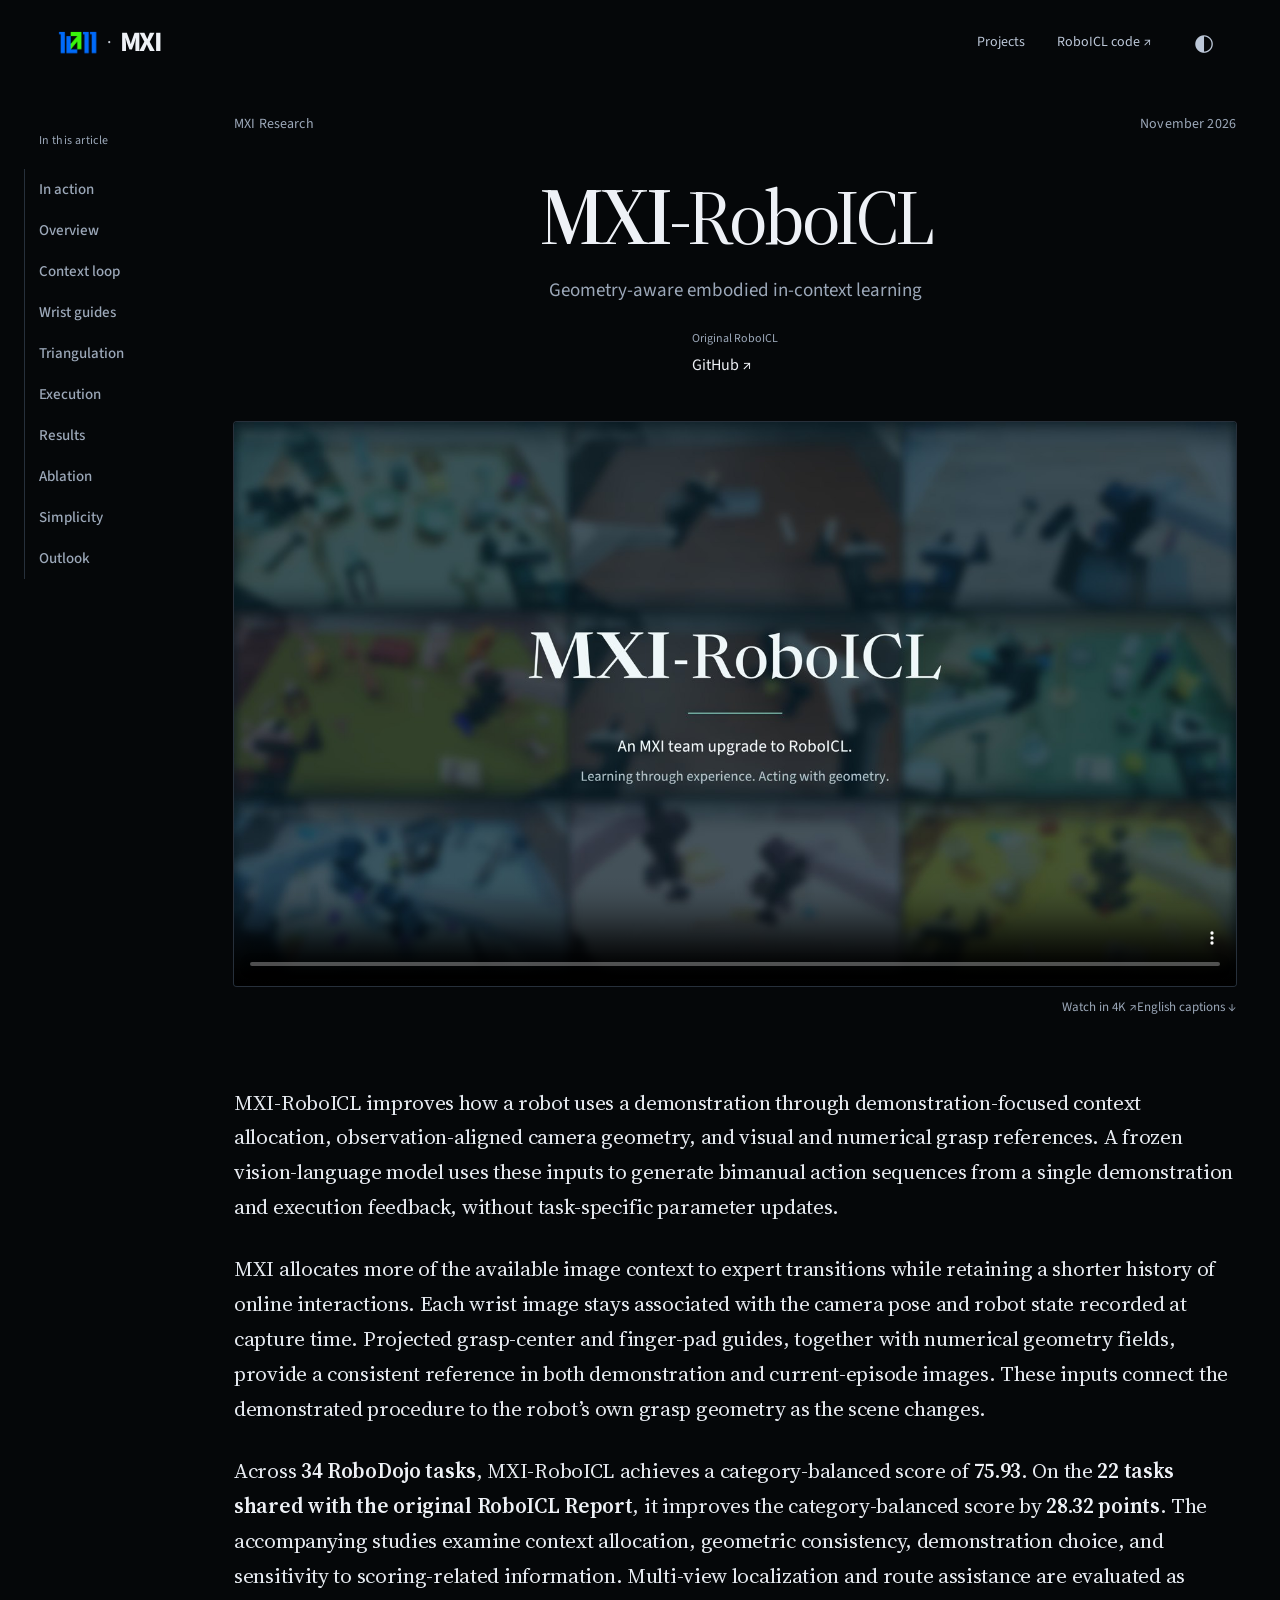
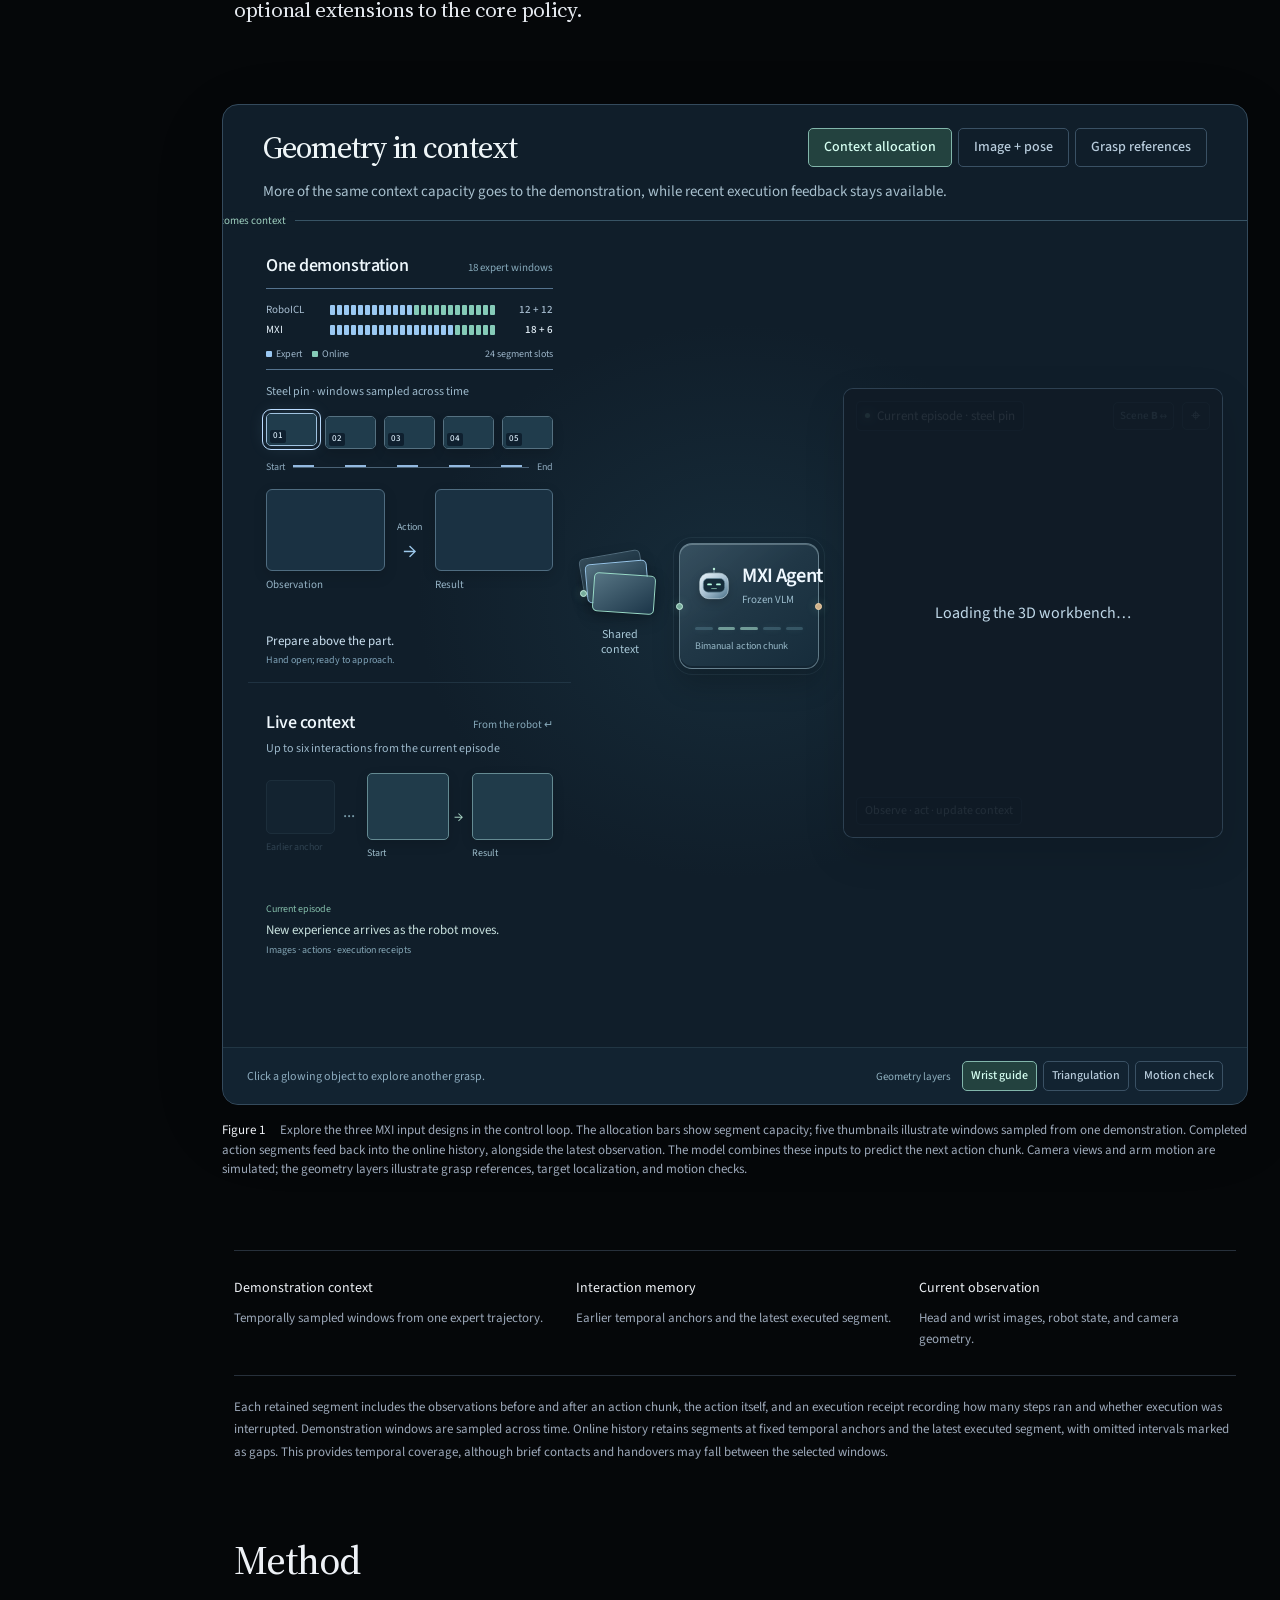
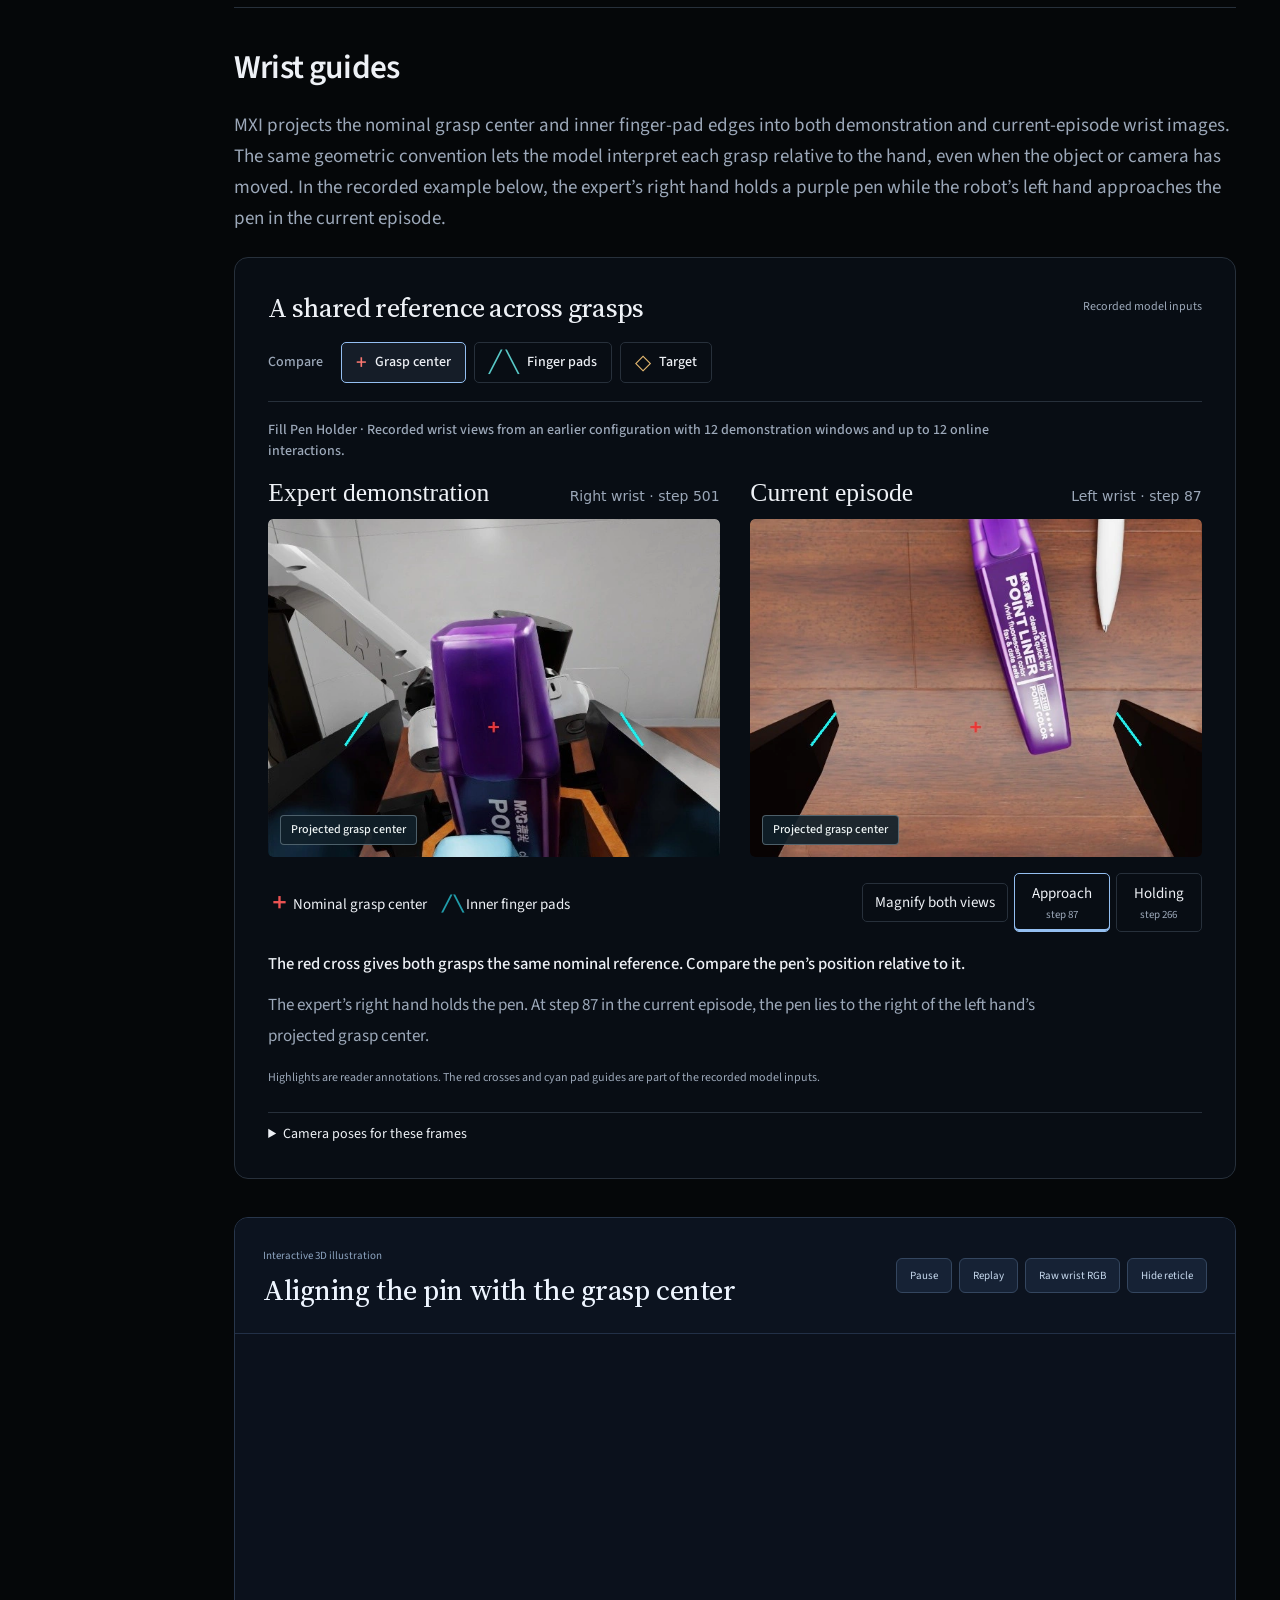
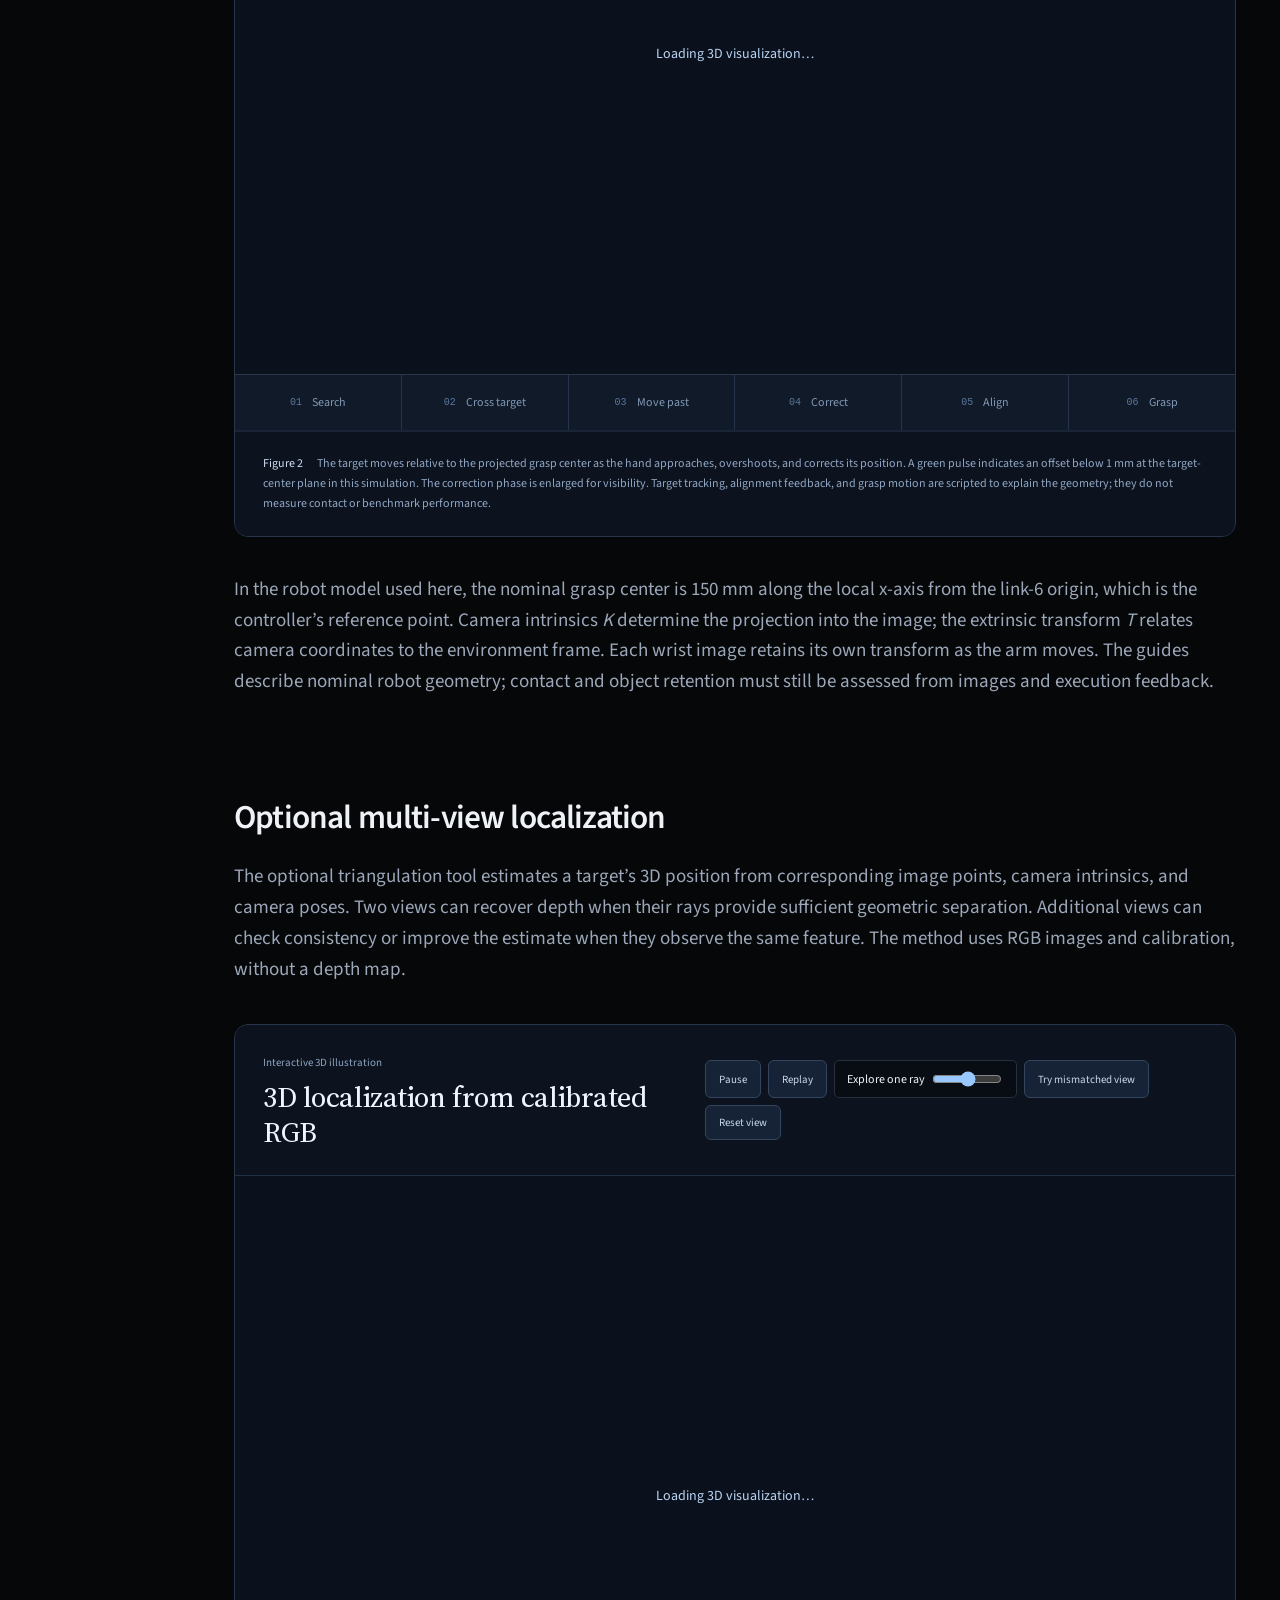
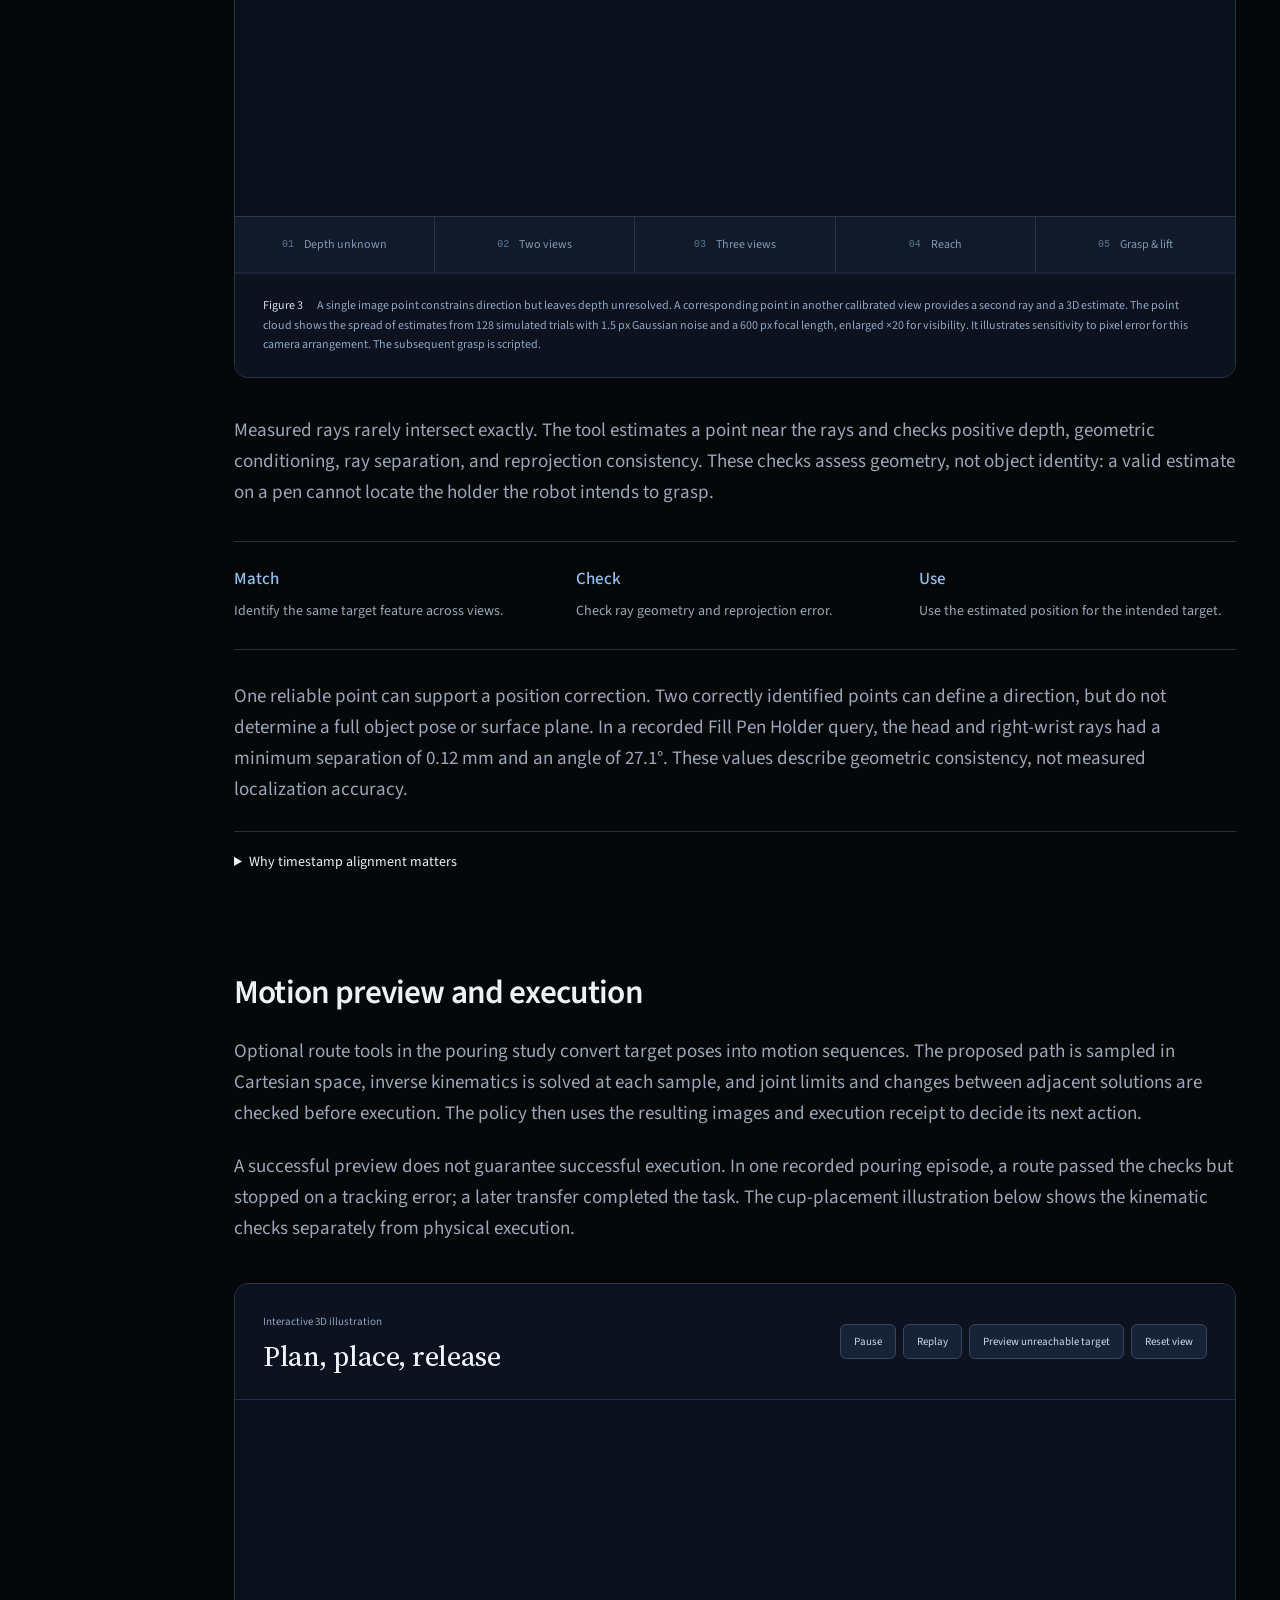
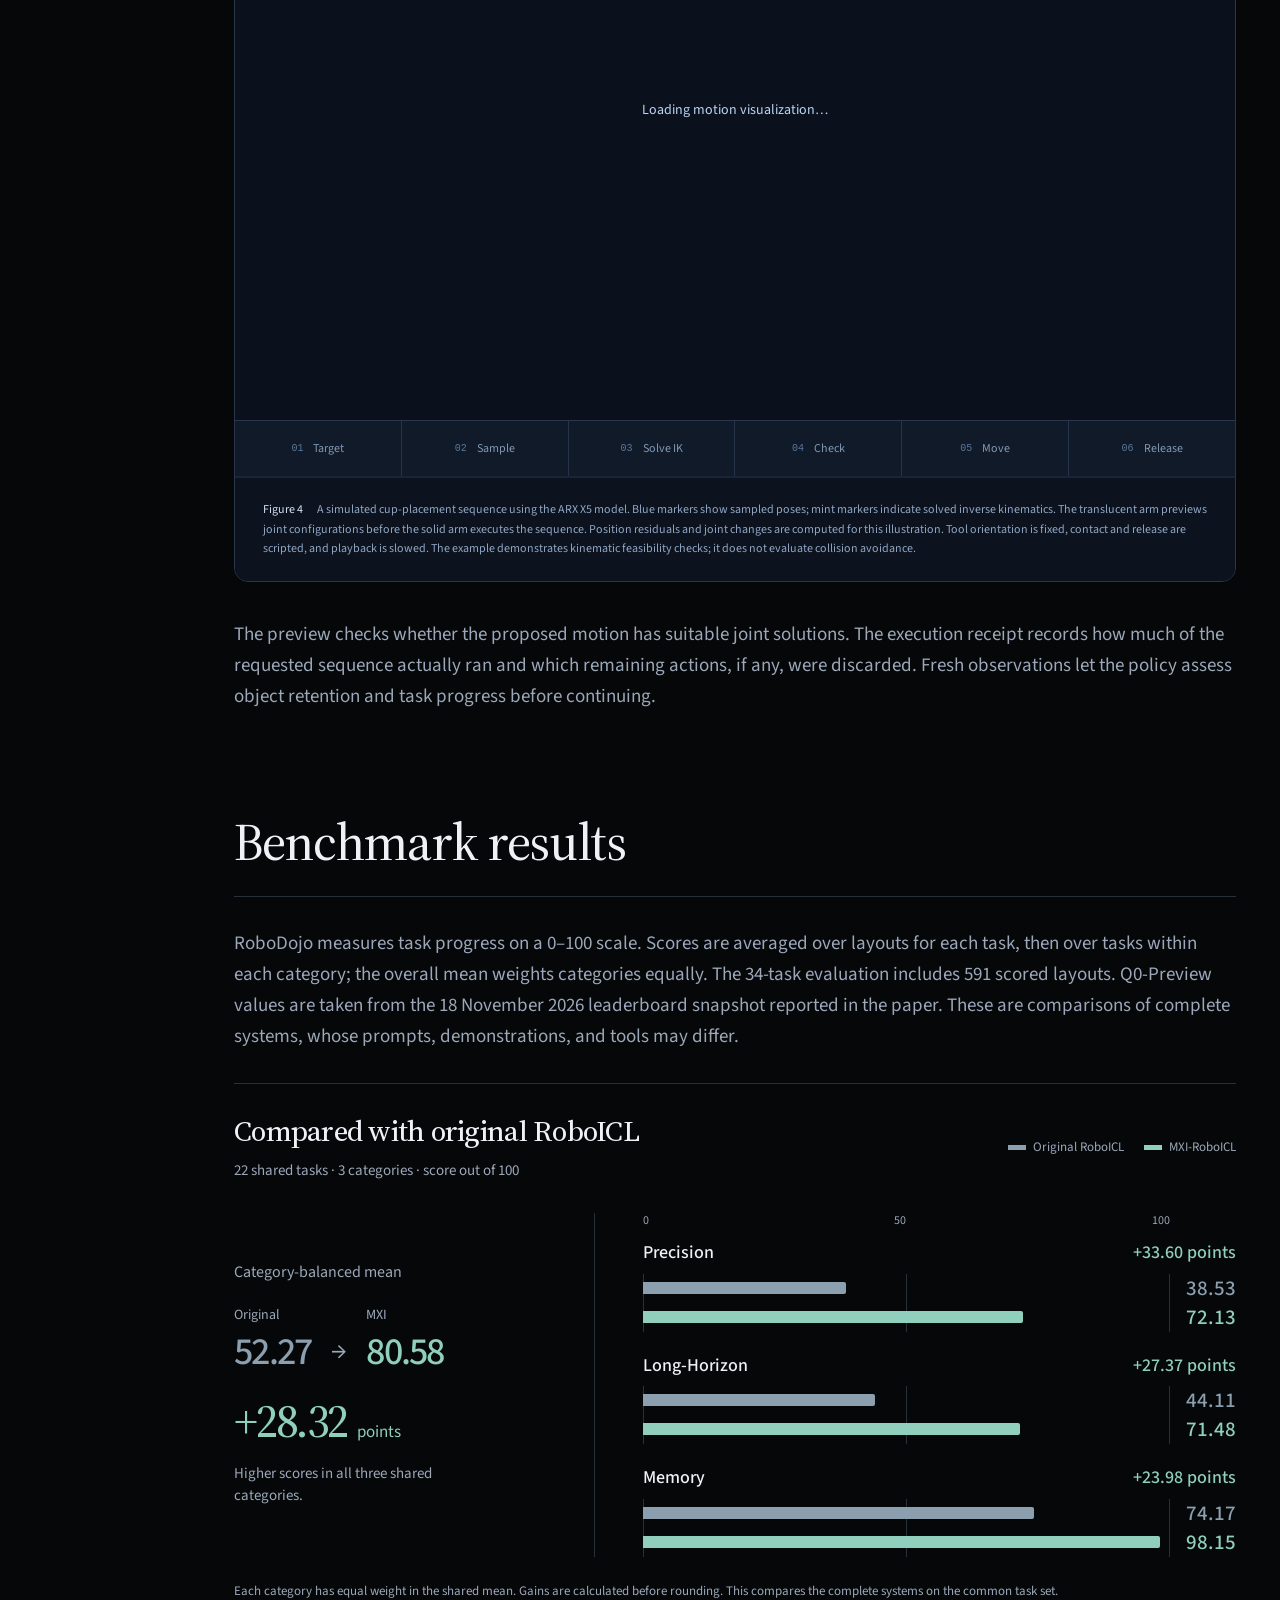
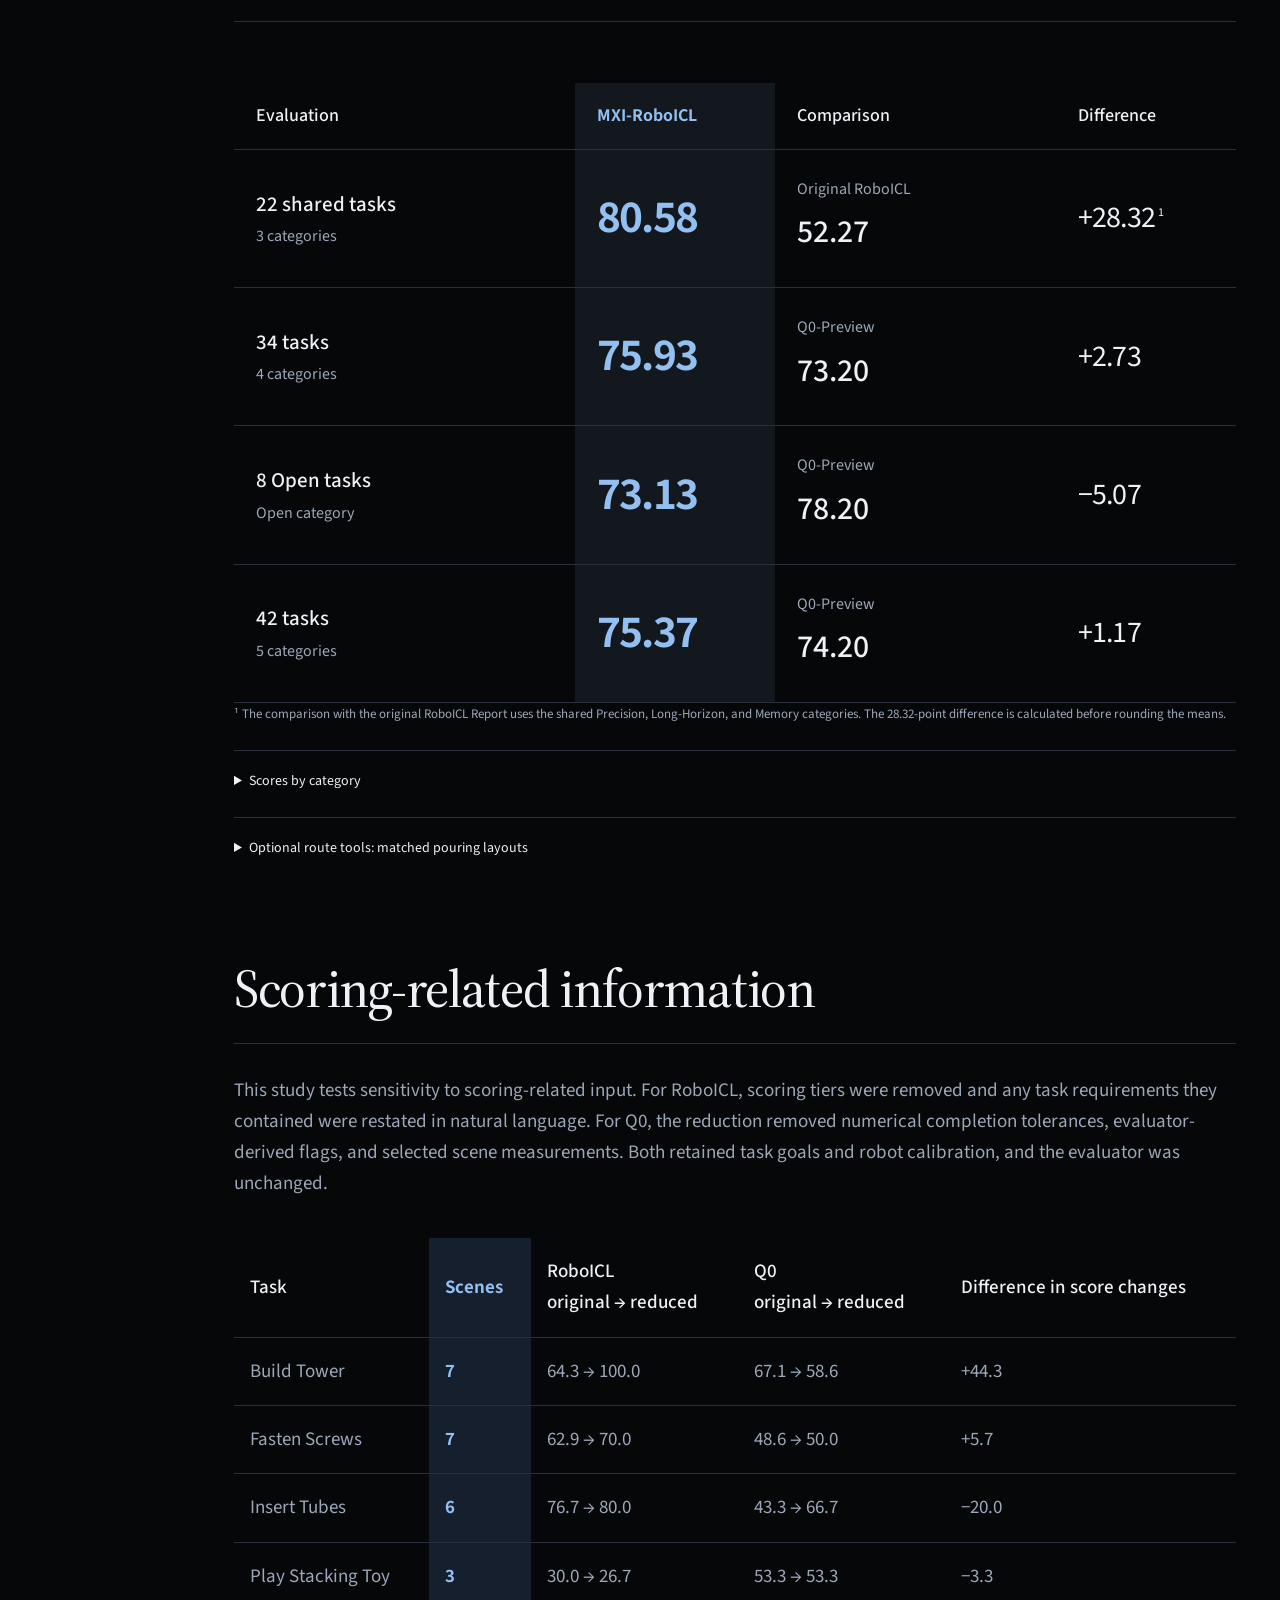
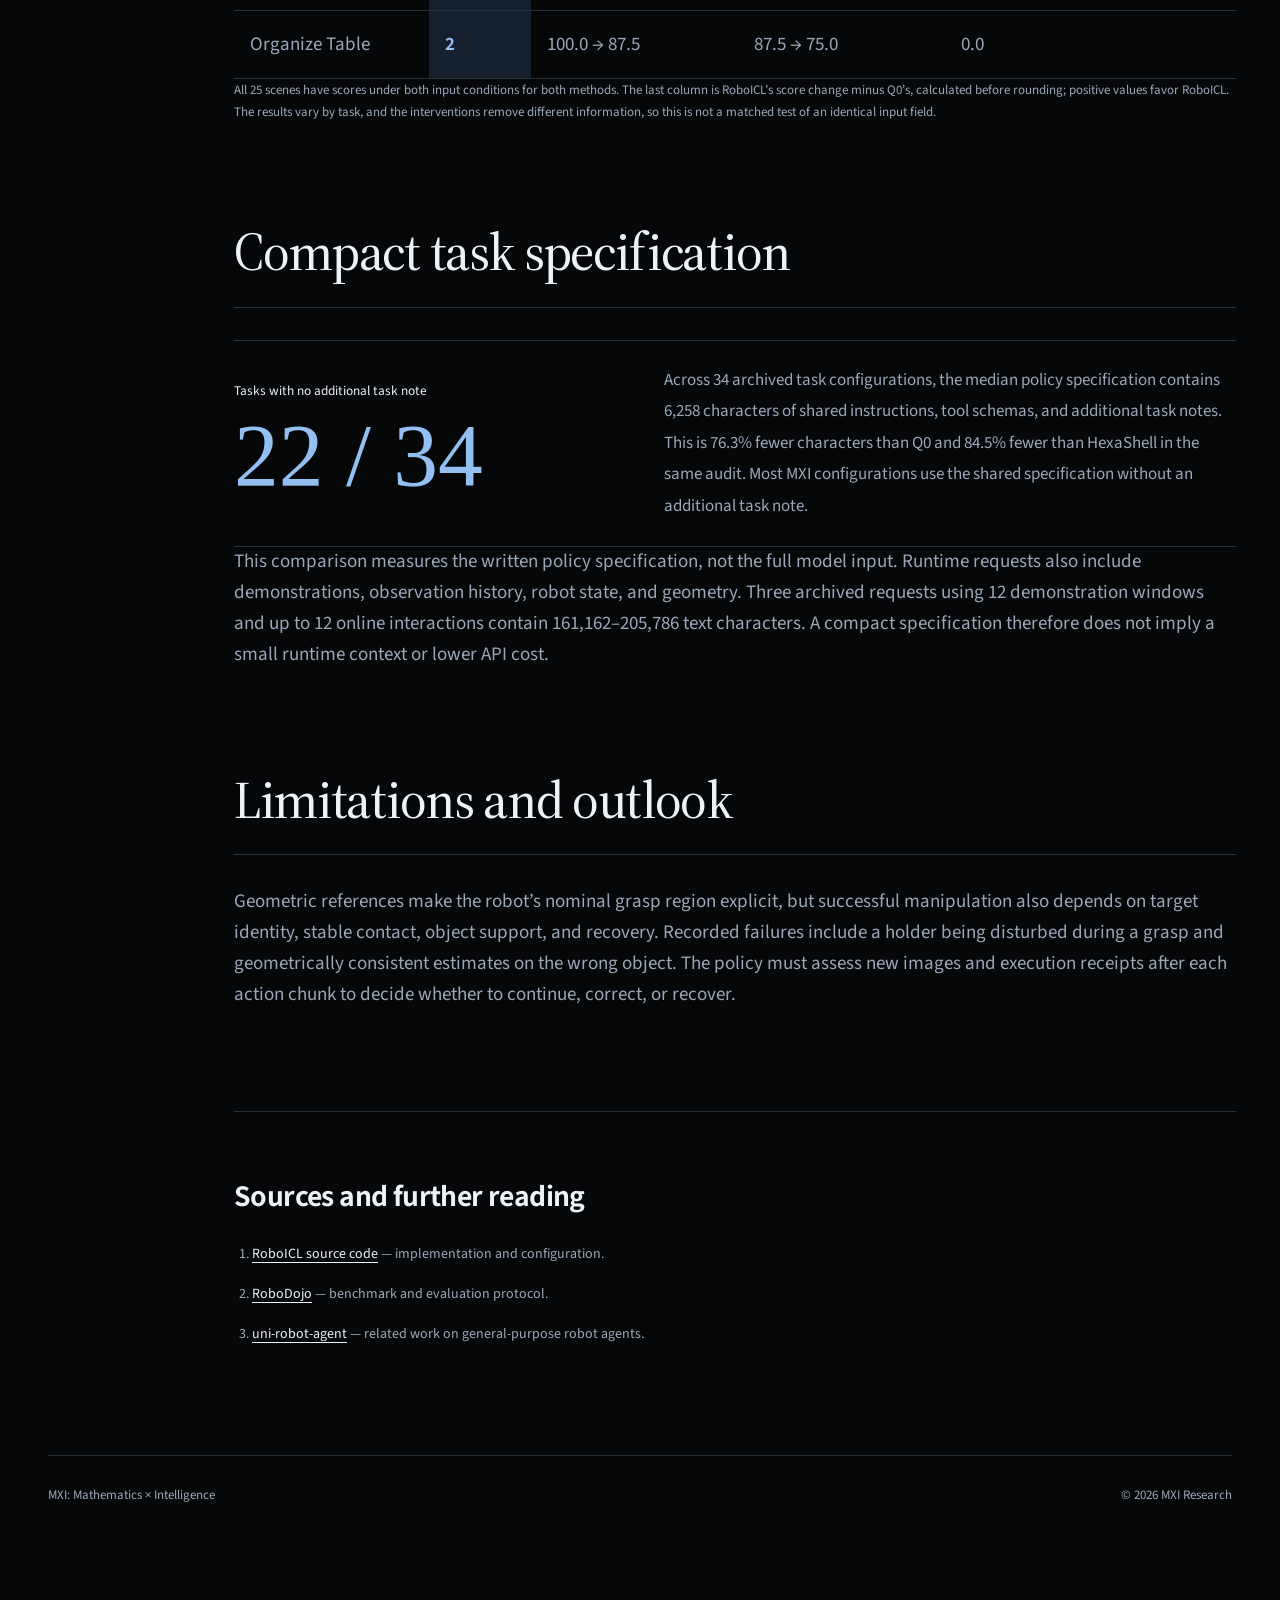
<file: index.html>
<!doctype html>
<html lang="en"><head><meta charset="utf-8"><meta name="viewport" content="width=device-width,initial-scale=1"><title>MXI-RoboICL</title><meta http-equiv="refresh" content="0;url=./roboicl/"><link rel="canonical" href="https://nicoxdav.github.io/agp-trajectory-replay/roboicl/"></head><body><a href="./roboicl/">Open MXI-RoboICL</a></body></html>
</file>
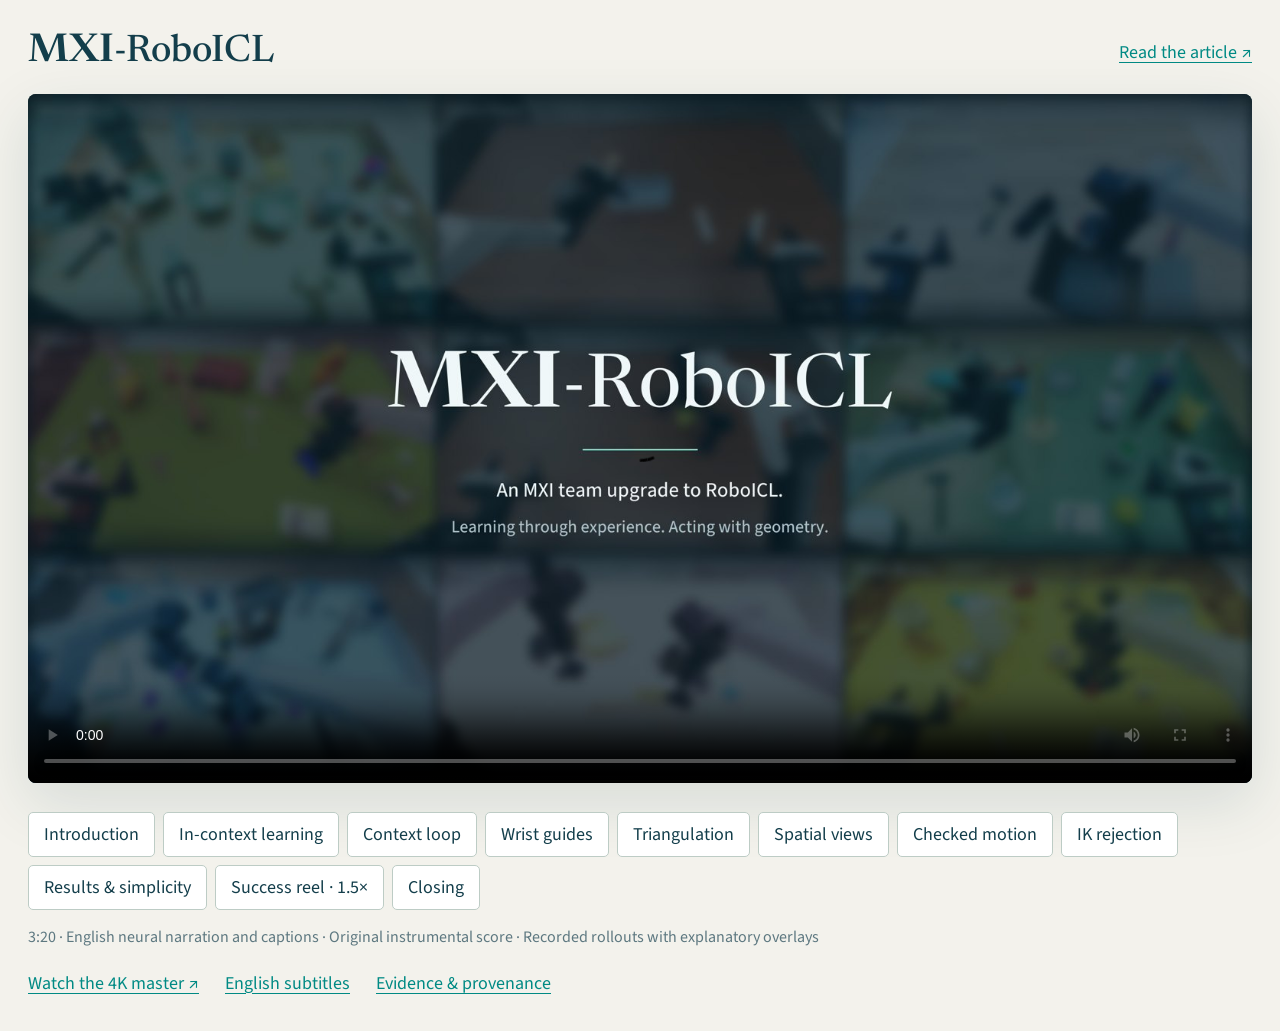
<file: assets/film/v9/preview.html>
<!doctype html>
<html lang="en">
<head>
<meta charset="utf-8"><meta name="viewport" content="width=device-width,initial-scale=1">
<title>MXI-RoboICL — A film about learning through context</title>
<style>
@font-face{font-family:Source;src:url('../../fonts/sourcesans3.woff2')}@font-face{font-family:Newsreader;src:url('../../fonts/newsreader.woff2');font-weight:200 800}*{box-sizing:border-box}body{margin:0;background:#f3f2ec;color:#133e4b;font:18px Source,Arial,sans-serif}main{max-width:1600px;margin:32px auto;padding:0 28px}header{display:flex;align-items:center;justify-content:space-between;gap:24px;margin-bottom:22px}h1{font:500 38px Newsreader,Georgia,serif;margin:0}a{color:#008a84;text-underline-offset:4px}video{width:100%;aspect-ratio:16/9;background:#102f3a;border-radius:8px;box-shadow:0 20px 60px #133e4b20}nav{display:flex;flex-wrap:wrap;gap:8px;margin:22px 0 12px}button{font:inherit;background:#fff;color:#133e4b;border:1px solid #bdccc5;padding:9px 15px;border-radius:5px;cursor:pointer}button:hover,button:focus-visible{background:#dfece5;border-color:#008a84}p{font-size:16px;color:#5d7880;margin:16px 0}footer{display:flex;flex-wrap:wrap;gap:26px;margin:23px 0 35px}@media(max-width:600px){main{padding:0 12px;margin:20px auto}h1{font-size:30px}header a{font-size:15px}button{font-size:15px;padding:8px 11px}}
</style>
</head>
<body><main>
<header><h1><strong style="font-weight:610;font-size:1.05em">MXI</strong>-RoboICL</h1><a href="../../../roboicl/#showreel">Read the article ↗</a></header>
<video id="film" controls playsinline preload="metadata" poster="film-poster.jpg" src="roboicl-film.mp4" aria-label="MXI-RoboICL method film, English narration and burned-in captions"></video>
<nav aria-label="Film chapters"><button data-time="0.000">Introduction</button><button data-time="11.558">In-context learning</button><button data-time="25.558">Context loop</button><button data-time="45.558">Wrist guides</button><button data-time="69.558">Triangulation</button><button data-time="85.558">Spatial views</button><button data-time="99.558">Checked motion</button><button data-time="108.058">IK rejection</button><button data-time="137.558">Results & simplicity</button><button data-time="168.654">Success reel · 1.5×</button><button data-time="191.987">Closing</button></nav>
<p>3:20 · English neural narration and captions · Original instrumental score · Recorded rollouts with explanatory overlays</p>
<footer><a href="roboicl-film-4k.mp4">Watch the 4K master ↗</a><a href="roboicl-film.en.srt">English subtitles</a><a href="film-evidence.json">Evidence &amp; provenance</a></footer>
</main><script>
const film=document.getElementById('film');
for(const button of document.querySelectorAll('[data-time]'))button.addEventListener('click',()=>{film.currentTime=Number(button.dataset.time);film.play().catch(()=>{});});
</script></body></html>
</file>
